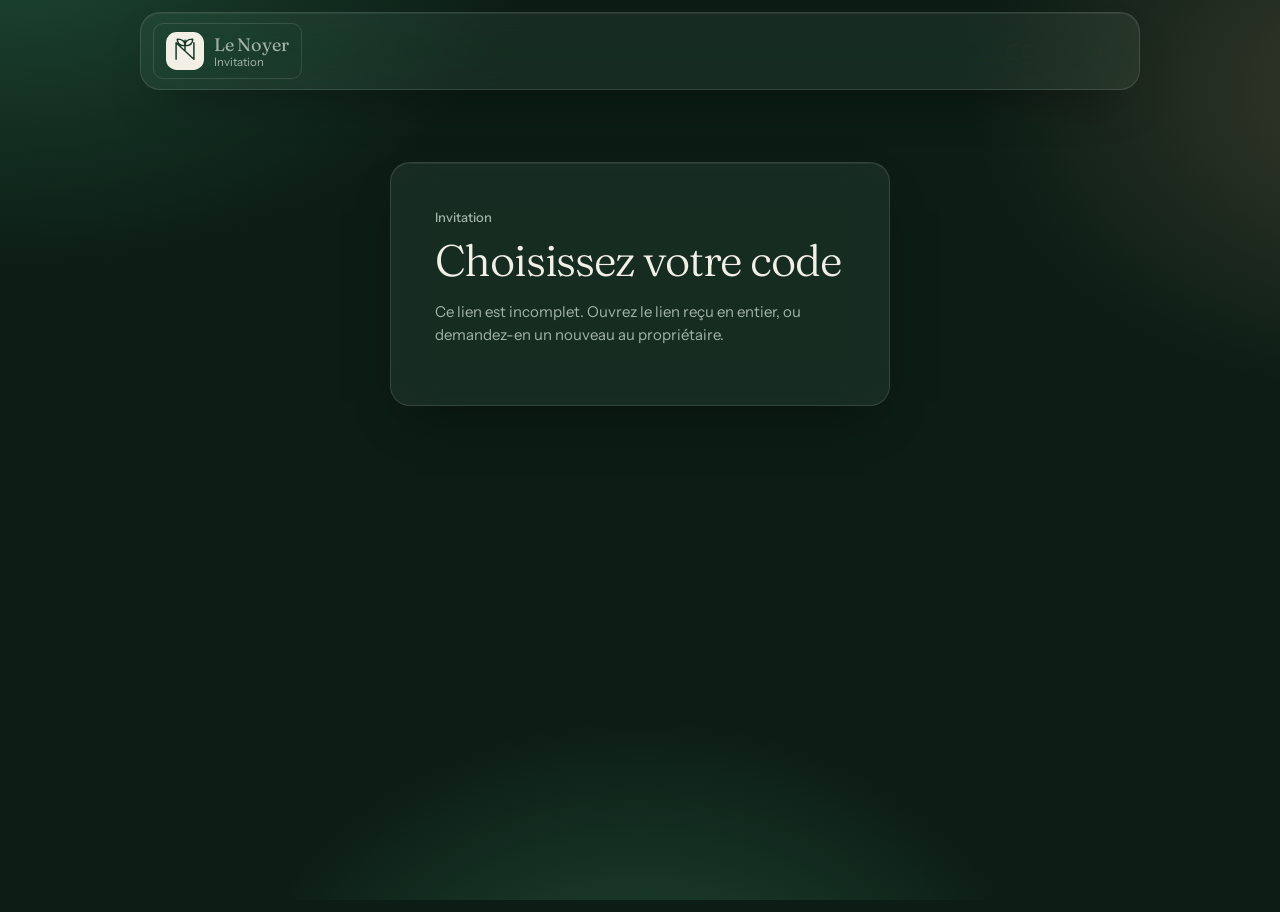
<file: invitation.html>
<!doctype html>
<html lang="fr">
<head>
  <meta charset="utf-8">
  <meta name="viewport" content="width=device-width,initial-scale=1">
  <meta name="theme-color" content="#0c1d15">
  <meta name="robots" content="noindex">
  <title>Choisir mon code — Le Noyer</title>
  <link rel="icon" href="/favicon.svg">
  <link rel="stylesheet" href="/cleaning.css">
  <script defer src="/invitation.js"></script>
</head>
<body>
  <header class="clean-top"><a href="/" class="brand"><svg class="brand-logo" viewBox="0 0 64 64" aria-hidden="true"><rect width="64" height="64" rx="18" fill="#f1efe6"/><path d="M17 46V18l30 28V18M32 32V14M32 23c-9 0-13-5-13-11 9 0 13 5 13 11Zm0 0c9 0 13-5 13-11-9 0-13 5-13 11Z" fill="none" stroke="#183628" stroke-width="2.5" stroke-linecap="round" stroke-linejoin="round"/></svg><span><strong>Le Noyer</strong><small>Invitation</small></span></a></header>
  <main class="clean-main">
    <section class="clean-login" aria-labelledby="invite-title">
      <p class="eyebrow" id="invite-role">Invitation</p>
      <h1 id="invite-title">Choisissez votre code</h1>
      <p id="invite-intro">Vérification du lien…</p>
      <form id="invite-form" hidden>
        <label for="pin">Votre code à 6 chiffres<input id="pin" type="password" inputmode="numeric" pattern="\d{6}" maxlength="6" autocomplete="new-password" required></label>
        <label for="pin-confirm">Confirmez le code<input id="pin-confirm" type="password" inputmode="numeric" pattern="\d{6}" maxlength="6" autocomplete="new-password" required></label>
        <p class="hint">Évitez les chiffres identiques (111111) et les suites (123456). Ce code est personnel : personne d’autre ne le connaît, pas même le propriétaire.</p>
        <button class="primary" type="submit">Enregistrer mon code</button>
      </form>
      <p id="invite-status" class="status" role="status" aria-live="polite"></p>
    </section>
  </main>
</body>
</html>
</file>
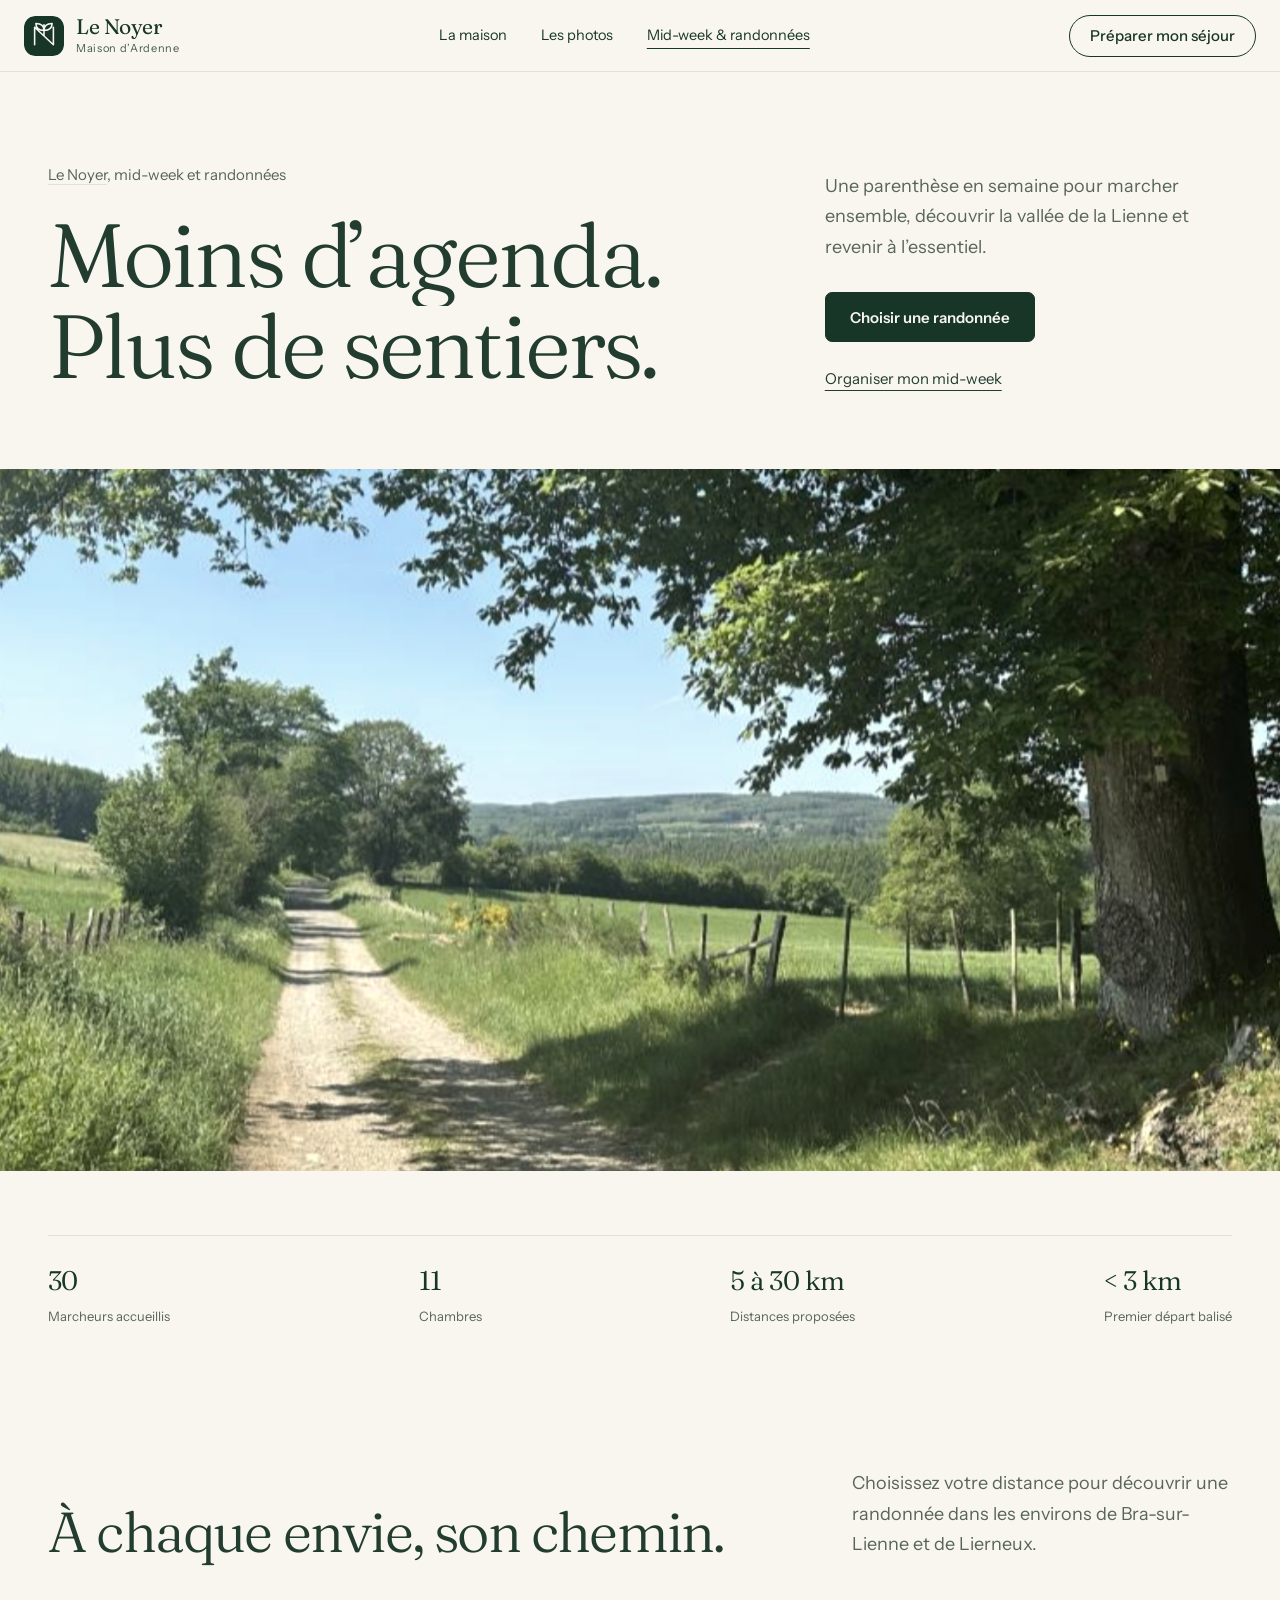
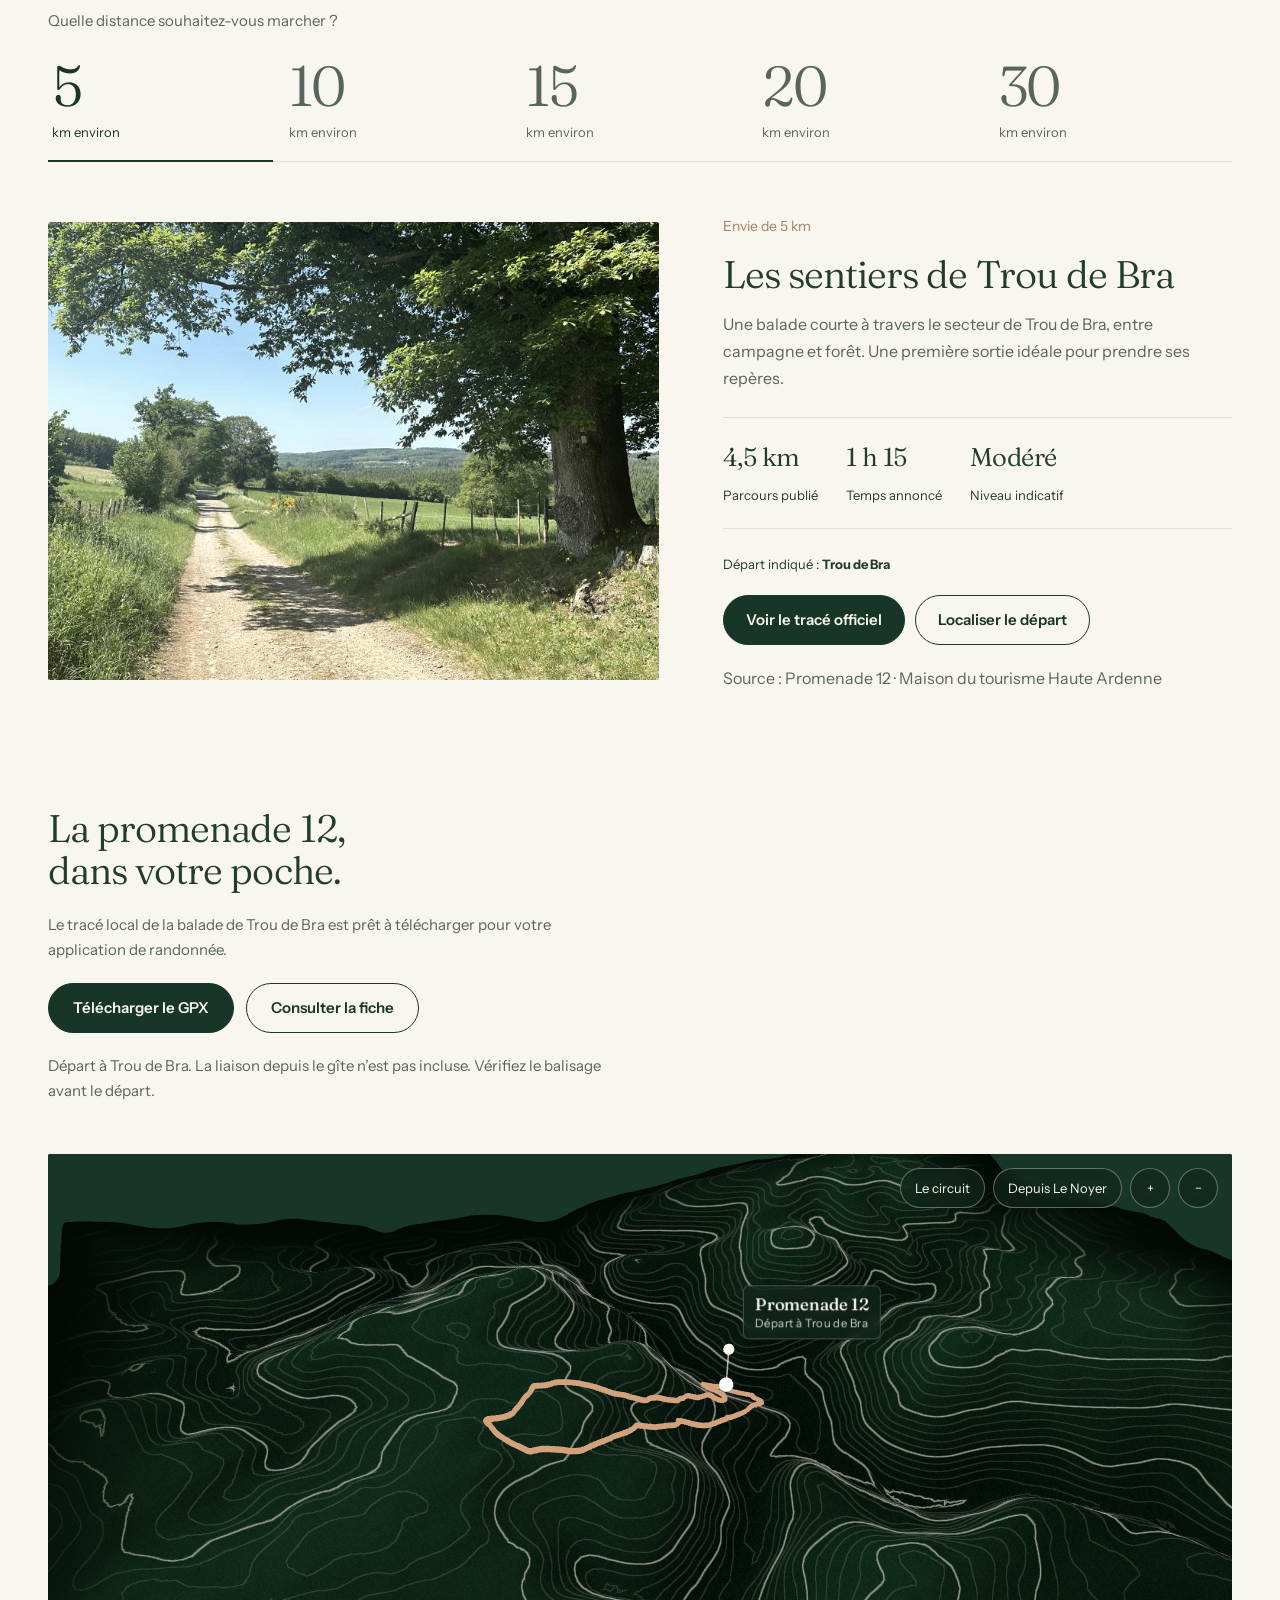
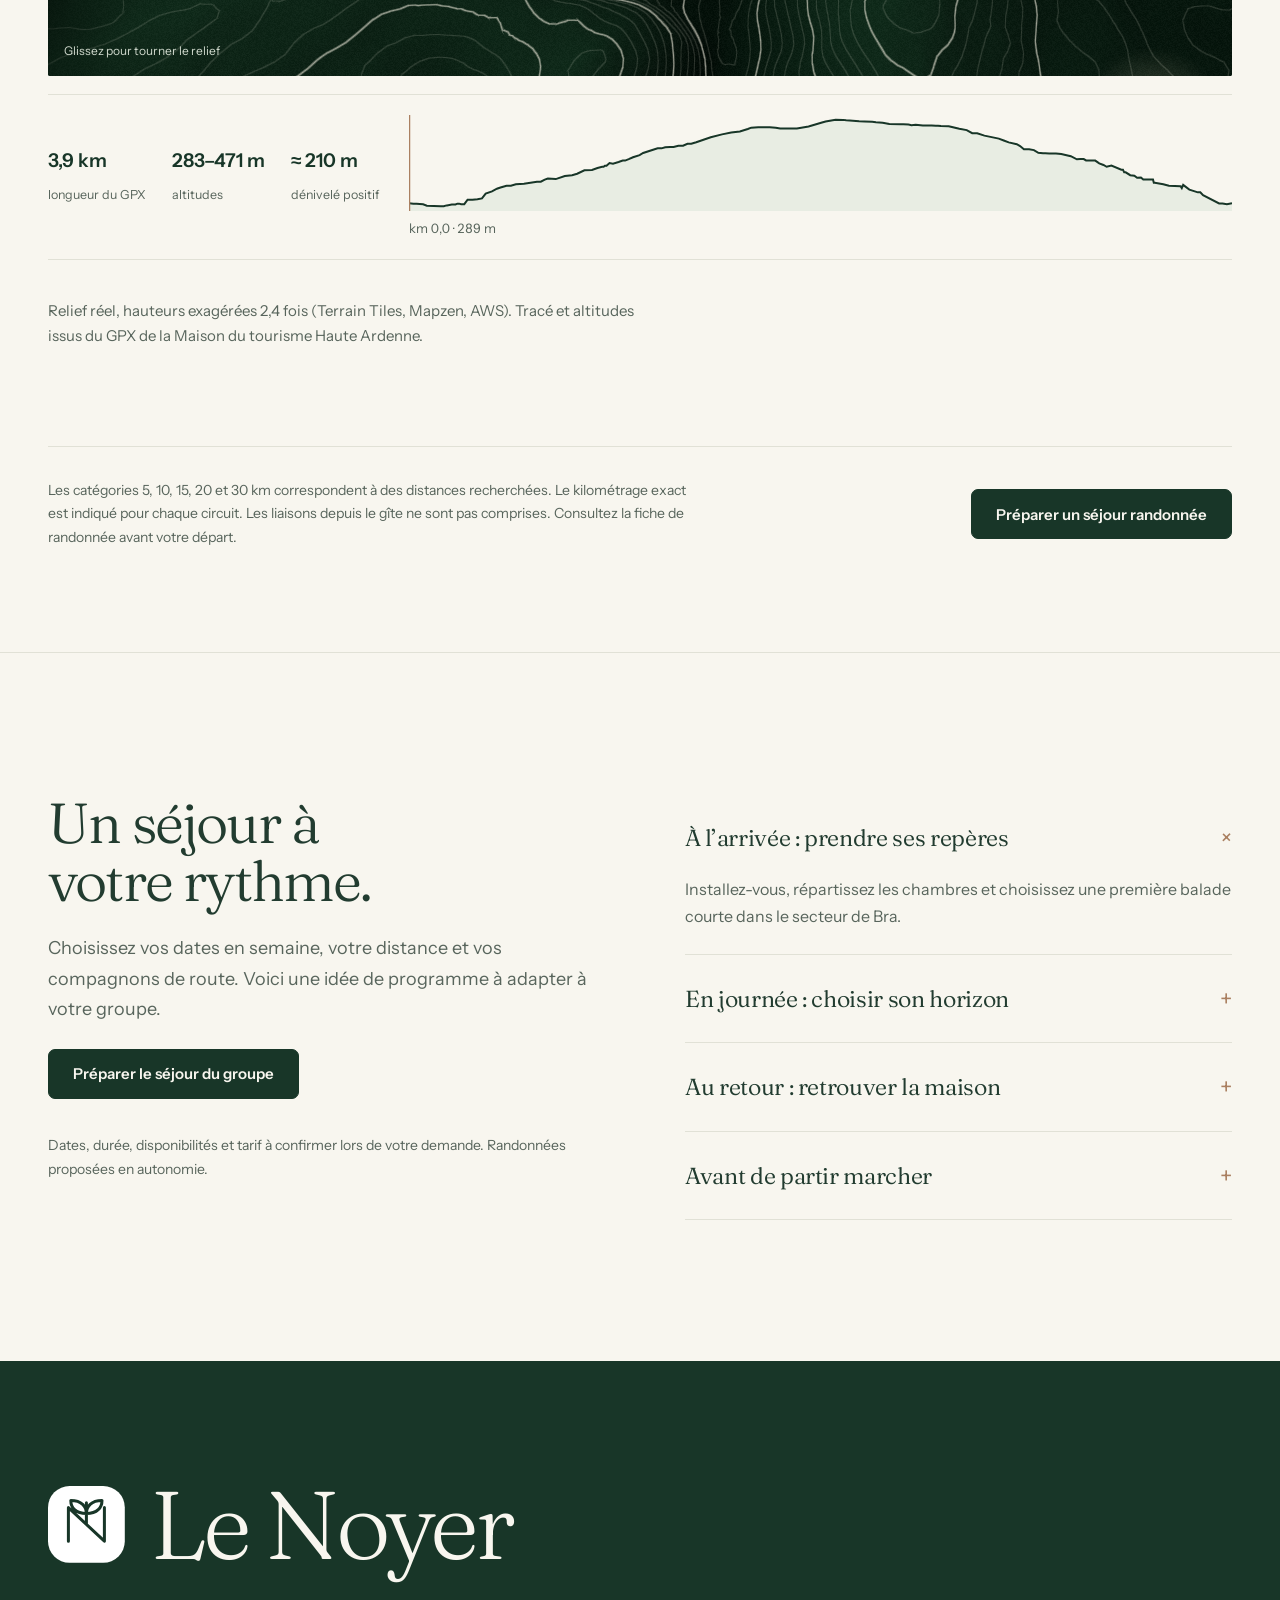
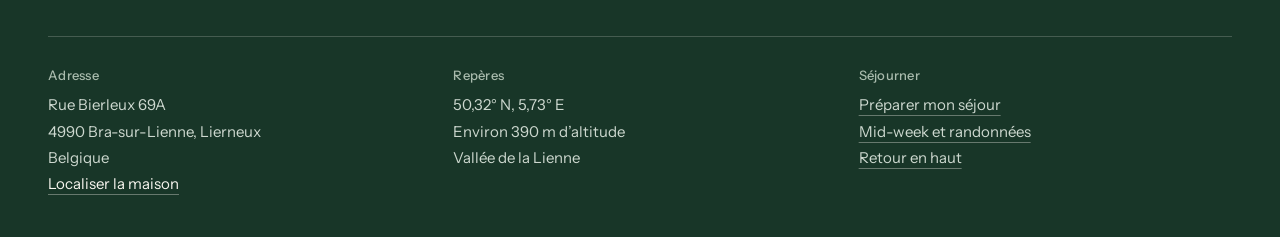
<file: midweek.html>
<!doctype html><html lang="fr"><head><meta charset="utf-8"><meta name="viewport" content="width=device-width,initial-scale=1"><meta name="theme-color" content="#183628"><meta name="description" content="Le Noyer, maison de vacances pour 30 personnes à Lierneux. Séjours en groupe et mid-week randonnée en Ardenne."><title>Le Noyer — Mid-week & randonnées en Ardenne</title><link rel="icon" href="/favicon.svg" type="image/svg+xml"><link rel="preload" href="/fonts/fraunces.woff2" as="font" type="font/woff2" crossorigin><link rel="preload" href="/fonts/instrument-sans.woff2" as="font" type="font/woff2" crossorigin><link rel="stylesheet" href="/site.css"><link rel="stylesheet" href="/relief.css"><script type="module" src="/relief.js"></script><script defer src="/site.js"></script><script defer src="/ui.js"></script></head><body><a class="skip" href="#contenu">Aller au contenu</a><header id="top" class="site-header"><a class="brand" href="/" aria-label="Le Noyer, accueil"><img src="/favicon.svg" width="40" height="40" alt=""><span><strong>Le Noyer</strong><small>Maison d’Ardenne</small></span></a><nav aria-label="Navigation principale"><a href="/#maison">La maison</a><a href="/#galerie">Les photos</a><a href="/midweek.html" aria-current="page">Mid-week & randonnées</a></nav><a class="head-cta" href="/?sejour=midweek#reserver">Préparer mon séjour</a><details class="mobile-nav"><summary>Menu</summary><div><a href="/#maison">La maison</a><a href="/#galerie">Les photos</a><a href="/midweek.html">Mid-week & randonnées</a><a href="/?sejour=midweek#reserver">Préparer mon séjour</a></div></details></header><main id="contenu"><section class="opening" aria-labelledby="walk-hero-title"><div class="wrap opening-layout"><div class="opening-title"><span class="location"><a href="/">Le Noyer</a>, mid-week et randonnées</span><h1 id="walk-hero-title"><span class="line"><span>Moins d’agenda.</span></span> <span class="line"><span>Plus de sentiers.</span></span></h1></div><div class="opening-text"><p>Une parenthèse en semaine pour marcher ensemble, découvrir la vallée de la Lienne et revenir à l’essentiel.</p><div class="hero-actions"><a class="btn" href="#balades">Choisir une randonnée</a><a class="underlink" href="/?sejour=midweek#reserver">Organiser mon mid-week</a></div></div></div><figure class="opening-media"><div class="frame"><img data-depth src="/photos/26924.jpg" width="800" height="600" fetchpriority="high" alt="Un chemin s’ouvre sur les prés de l’Ardenne"></div></figure><div class="wrap"><dl class="facts walk-facts"><div><dt>Marcheurs accueillis</dt><dd>30</dd></div><div><dt>Chambres</dt><dd>11</dd></div><div><dt>Distances proposées</dt><dd>5 à 30 km</dd></div><div><dt>Premier départ balisé</dt><dd>&lt; 3 km</dd></div></dl></div></section><section class="r7-section" id="balades">
<div class="wrap">
  <div class="r7-top">
    <div>

      <h2>À chaque envie, son chemin.</h2>
    </div>
    <p>Choisissez votre distance pour découvrir
    une randonnée dans les environs de Bra-sur-Lienne
    et de Lierneux.</p>
  </div>
  <div class="r7-prompt">Quelle distance souhaitez-vous marcher ?</div>
  <div class="r7-tabs" role="tablist" aria-label="Choisir une distance">
<button type="button" role="tab" data-r7="0" aria-controls="r7-panel" aria-selected="true" tabindex="0"><strong>5</strong><small>km environ</small></button>
<button type="button" role="tab" data-r7="1" aria-controls="r7-panel" aria-selected="false" tabindex="-1"><strong>10</strong><small>km environ</small></button>
<button type="button" role="tab" data-r7="2" aria-controls="r7-panel" aria-selected="false" tabindex="-1"><strong>15</strong><small>km environ</small></button>
<button type="button" role="tab" data-r7="3" aria-controls="r7-panel" aria-selected="false" tabindex="-1"><strong>20</strong><small>km environ</small></button>
<button type="button" role="tab" data-r7="4" aria-controls="r7-panel" aria-selected="false" tabindex="-1"><strong>30</strong><small>km environ</small></button>
  </div>
  <article class="r7-feature" id="r7-panel"
      role="tabpanel" aria-live="polite">
    <div class="r7-picture">
      <img id="r7-img" src="/photos/26924.jpg" width="800" height="600" loading="lazy"
      alt="Photographie des paysages autour du Noyer">
      <span class="r7-photo-credit">
        LE NOYER · SENTIERS DES ARDENNES
      </span>
    </div>
    <div class="r7-detail">
      <small id="r7-category">DISTANCE CIBLE · 5 KM</small>
      <h3 id="r7-title">Les sentiers de Trou de Bra</h3>
      <p id="r7-description">Une randonnée dans les environs.</p>
      <div class="r7-facts">
        <div><strong id="r7-length">4,5 km</strong>
             <span>Parcours publié</span></div>
        <div><strong id="r7-duration">1 h 15</strong>
             <span>Temps annoncé</span></div>
        <div><strong id="r7-level">Modéré</strong>
             <span>Niveau indicatif</span></div>
      </div>
      <div class="r7-start">
        Départ indiqué : <strong id="r7-depart">Trou de Bra</strong>
      </div>
      <div class="r7-actions">
        <a class="r7-official" id="r7-official"
           target="_blank" rel="noopener noreferrer"
           href="https://www.cirkwi.com/fr/circuit/299655-lierneux-promenade-12">
           Voir le tracé officiel
        </a>
        <a class="r7-map" id="r7-map"
           target="_blank" rel="noopener noreferrer"
           href="#">Localiser le départ </a>
      </div>
      <p class="r7-source" id="r7-source"></p>
    </div>
  </article>



<section class="gpx-section" aria-labelledby="gpx-heading"><div class="gpx-layout"><div><h3 id="gpx-heading">La promenade 12, dans votre poche.</h3><p>Le tracé local de la balade de Trou de Bra est prêt à télécharger pour votre application de randonnée.</p><div class="ln-gpx-buttons"><a href="/traces/promenade-12.gpx" download="Le-Noyer-Promenade-12.gpx">Télécharger le GPX</a><a class="secondary" href="https://www.cirkwi.com/fr/circuit/299655-lierneux-promenade-12" target="_blank" rel="noopener noreferrer">Consulter la fiche</a></div><p>Départ à Trou de Bra. La liaison depuis le gîte n’est pas incluse. Vérifiez le balisage avant le départ.</p></div></div><div class="relief-trail" data-relief="trail"><div class="relief-stage" data-relief-stage tabindex="0" role="img" aria-label="Relief 3D de la promenade 12 autour de Trou de Bra et du Noyer. Flèches pour tourner, + et − pour zoomer."><figure><svg id="trace-map" viewBox="0 0 500 320" role="img" aria-label="Aperçu du tracé de la promenade 12 sans fond de carte"></svg><figcaption class="map-status" id="trace-status" role="status">Chargement du tracé local…</figcaption></figure><div class="relief-tools"><button type="button" data-relief-view="ensemble">Le circuit</button><button type="button" data-relief-view="noyer">Depuis Le Noyer</button><button type="button" data-relief-zoom="in" aria-label="Rapprocher">+</button><button type="button" data-relief-zoom="out" aria-label="Éloigner">−</button></div><span class="relief-hint">Glissez pour tourner le relief</span></div><div class="relief-panel"><div class="relief-stats" data-relief-stats></div><div class="relief-profile-wrap"><svg data-relief-profile aria-hidden="true"></svg><input type="range" min="0" max="1000" value="0" data-relief-range aria-label="Position le long de la promenade 12"><output data-relief-output></output></div></div><p class="map-status">Relief réel, hauteurs exagérées 2,4 fois (Terrain Tiles, Mapzen, AWS). Tracé et altitudes issus du GPX de la Maison du tourisme Haute Ardenne.</p></div></section><div class="r7-final">
    <p>Les catégories 5, 10, 15, 20 et 30 km
    correspondent à des distances recherchées.
    Le kilométrage exact est indiqué pour chaque circuit.
    Les liaisons depuis le gîte ne sont pas comprises.
    Consultez la fiche de randonnée avant votre départ.</p>
    <a class="btn" href="/?sejour=midweek#reserver" id="r7-book">
       Préparer un séjour randonnée <span></span>
    </a>
  </div>
</div>
</section>


<section class="section planning"><div class="wrap planning-grid"><div><h2>Un séjour à votre rythme.</h2><p>Choisissez vos dates en semaine, votre distance et vos compagnons de route. Voici une idée de programme à adapter à votre groupe.</p><a class="btn" href="/?sejour=midweek#reserver">Préparer le séjour du groupe</a><div class="practical"><p>Dates, durée, disponibilités et tarif à confirmer lors de votre demande. Randonnées proposées en autonomie.</p></div></div><div><details open><summary>À l’arrivée : prendre ses repères</summary><p>Installez-vous, répartissez les chambres et choisissez une première balade courte dans le secteur de Bra.</p></details><details><summary>En journée : choisir son horizon</summary><p>Une promenade de 4,5 km ou une randonnée plus longue, selon l’entraînement du groupe. Consultez le départ exact sur la fiche du circuit et prévoyez votre déplacement si nécessaire.</p></details><details><summary>Au retour : retrouver la maison</summary><p>Préparez le repas dans la cuisine équipée, partagez la grande table et profitez du jardin. Le programme du lendemain se décide ensemble.</p></details><details><summary>Avant de partir marcher</summary><p>Prévoyez de l’eau, de bonnes chaussures, une protection contre la pluie et une carte hors connexion. Vérifiez météo, fermetures et périodes de chasse auprès des sources locales.</p></details></div></div></section></main><footer class="site-footer"><div class="footer-inner"><a class="footer-brand" href="/" aria-label="Le Noyer, accueil"><svg class="footer-logo" viewBox="0 0 64 64" aria-hidden="true"><rect width="64" height="64" rx="18" fill="#ffffff"/><path d="M17 46V18l30 28V18M32 32V14M32 23c-9 0-13-5-13-11 9 0 13 5 13 11Zm0 0c9 0 13-5 13-11-9 0-13 5-13 11Z" fill="none" stroke="#183628" stroke-width="2.5" stroke-linecap="round" stroke-linejoin="round"/></svg><span class="footer-mark">Le Noyer</span></a><div class="footer-grid"><div><h2 class="footer-title">Adresse</h2><p>Rue Bierleux 69A<br>4990 Bra-sur-Lienne, Lierneux<br>Belgique</p><a href="https://www.google.com/maps/search/?api=1&query=Rue+Bierleux+69A+4990+Lierneux+Belgique" target="_blank" rel="noopener noreferrer">Localiser la maison</a></div><div><h2 class="footer-title">Repères</h2><p>50,32° N, 5,73° E<br>Environ 390 m d’altitude<br>Vallée de la Lienne</p></div><div><h2 class="footer-title">Séjourner</h2><p><a href="/?sejour=midweek#reserver">Préparer mon séjour</a><br><a href="/midweek.html">Mid-week et randonnées</a><br><a href="#top">Retour en haut</a></p></div></div></div></footer><div class="mobile-book"><a class="btn" href="/?sejour=midweek#reserver">Préparer mon séjour</a></div></body></html>
</file>
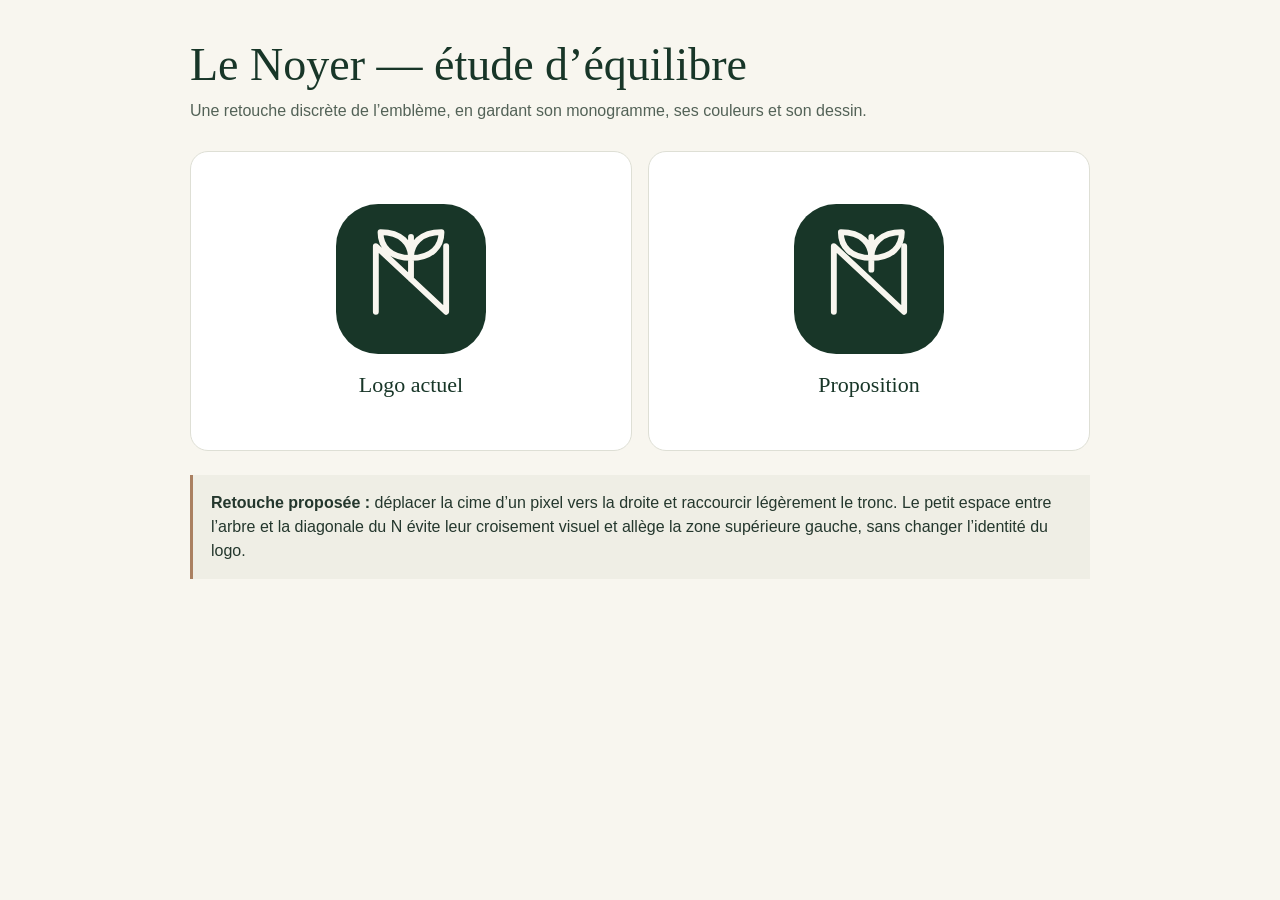
<file: proposition-logo/comparaison.html>
<!doctype html>
<html lang="fr">
<head>
  <meta charset="utf-8">
  <meta name="viewport" content="width=device-width, initial-scale=1">
  <title>Proposition d’équilibre — Le Noyer</title>
  <style>
    :root { color-scheme: light; --forest: #183628; --ivory: #f8f6ef; --copper: #aa8061; --ink: #24372d; }
    * { box-sizing: border-box; }
    body { margin: 0; padding: 40px 20px; background: var(--ivory); color: var(--ink); font: 16px/1.5 -apple-system, BlinkMacSystemFont, "Segoe UI", sans-serif; }
    main { max-width: 900px; margin: auto; }
    h1 { margin: 0 0 8px; color: var(--forest); font: 500 clamp(30px, 5vw, 46px)/1.1 Georgia, serif; }
    .intro { margin: 0 0 28px; color: #536257; }
    .compare { display: grid; grid-template-columns: repeat(2, minmax(0, 1fr)); gap: 16px; }
    article { min-height: 300px; display: grid; place-items: center; align-content: center; gap: 18px; padding: 26px; border: 1px solid #dedfd5; border-radius: 18px; background: #fff; }
    img { width: 150px; height: 150px; }
    h2 { margin: 0; color: var(--forest); font: 500 22px Georgia, serif; }
    .note { margin: 24px 0 0; padding: 16px 18px; border-left: 3px solid var(--copper); background: #efeee5; }
    @media (max-width: 580px) { body { padding: 28px 16px; } .compare { grid-template-columns: 1fr; } article { min-height: 240px; } img { width: 120px; height: 120px; } }
  </style>
</head>
<body>
  <main>
    <h1>Le Noyer — étude d’équilibre</h1>
    <p class="intro">Une retouche discrète de l’emblème, en gardant son monogramme, ses couleurs et son dessin.</p>
    <div class="compare">
      <article><img src="favicon-actuel.svg" alt="Logo actuel"><h2>Logo actuel</h2></article>
      <article><img src="favicon-proposition.svg" alt="Logo proposé"><h2>Proposition</h2></article>
    </div>
    <p class="note"><strong>Retouche proposée :</strong> déplacer la cime d’un pixel vers la droite et raccourcir légèrement le tronc. Le petit espace entre l’arbre et la diagonale du N évite leur croisement visuel et allège la zone supérieure gauche, sans changer l’identité du logo.</p>
  </main>
</body>
</html>
</file>
<file: cleaning.css>
/* Le Noyer — espace de l'équipe ménage, même habillage que l'espace propriétaire :
   verre dépoli sur forêt de nuit, pensé d'abord pour le téléphone. */
@font-face{font-family:"Fraunces";src:url(/fonts/fraunces.woff2) format("woff2");font-weight:300 700;font-display:swap}
@font-face{font-family:"Instrument Sans";src:url(/fonts/instrument-sans.woff2) format("woff2");font-weight:400 700;font-display:swap}
:root{
  color-scheme:dark;
  --night:#0c1d15;--glass:rgba(240,238,228,.065);--glass-hi:rgba(240,238,228,.11);--glass-solid:rgba(18,38,28,.92);
  --edge:rgba(240,238,228,.13);--edge-hi:rgba(240,238,228,.24);
  --ink:#f1efe6;--muted:#a3b3a7;--faint:#73867a;
  --copper:#d6a57d;--sage:#8fc6a2;--amber:#e6b660;--rose:#e79482;
  --display:"Fraunces",Georgia,serif;--sans:"Instrument Sans",system-ui,-apple-system,sans-serif;
  --r-lg:20px;--r-md:14px;--r-sm:10px
}
*{box-sizing:border-box}
body{margin:0;min-height:100vh;background:var(--night);color:var(--ink);font:15px/1.55 var(--sans);-webkit-font-smoothing:antialiased}
body::before{content:"";position:fixed;inset:0;z-index:-1;pointer-events:none;background:radial-gradient(900px 600px at 0% -10%,#1f4a35 0,transparent 60%),radial-gradient(800px 560px at 110% 10%,rgba(214,165,125,.22) 0,transparent 55%),radial-gradient(700px 600px at 50% 120%,#24503a 0,transparent 60%),var(--night)}
a{color:var(--ink)}
:focus-visible{outline:2px solid var(--copper);outline-offset:2px}

/* Verre */
.clean-top,.clean-login,.plan-head,.task,.empty,.status:not(:empty){background:var(--glass);border:1px solid var(--edge);border-radius:var(--r-lg);-webkit-backdrop-filter:blur(22px) saturate(140%);backdrop-filter:blur(22px) saturate(140%);box-shadow:inset 0 1px 0 rgba(255,255,255,.06),0 22px 50px -26px rgba(0,0,0,.6)}

/* En-tête */
.clean-top{position:sticky;top:max(12px,env(safe-area-inset-top,0px));z-index:5;width:min(100% - 24px,1000px);margin:12px auto 0;padding:10px 14px 10px 12px;display:flex;align-items:center;justify-content:space-between;gap:12px}
.brand{display:flex;align-items:center;gap:10px;text-decoration:none}
.brand-logo{width:38px;height:38px;flex:none}
.brand span{display:grid;line-height:1.15}
.brand strong{font:400 18px var(--display);letter-spacing:-.01em}
.brand small{font-size:11.5px;color:var(--muted)}
.clean-top>a:last-child{font-size:13px;color:var(--muted);text-decoration:none;padding:8px 12px;border:1px solid var(--edge);border-radius:var(--r-sm)}
.clean-top>a:last-child:hover{color:var(--ink);background:var(--glass-hi)}

.clean-main{width:min(100% - 24px,1000px);margin:22px auto 80px}
h1{margin:0 0 10px;font:320 clamp(30px,6vw,44px)/1.08 var(--display);letter-spacing:-.025em;color:var(--ink)}
.eyebrow{margin:0 0 10px;color:var(--muted);font-size:13px;font-weight:500}

/* Connexion */
.clean-login{max-width:500px;margin:8vh auto;padding:clamp(24px,5vw,44px)}
.clean-login>p:not(.eyebrow):not(.status){color:var(--muted)}
form label{display:grid;gap:8px;margin:22px 0 14px;font-size:13px;font-weight:600}
input,select{min-height:48px;padding:10px 12px;border:1px solid var(--edge);border-radius:var(--r-sm);background:rgba(0,0,0,.22);color:var(--ink);font:inherit}
input:focus,select:focus{border-color:var(--copper);outline:none}
option{background:#14281e;color:var(--ink)}

/* Boutons */
button{min-height:46px;padding:10px 16px;border-radius:12px;font:600 14px/1.3 var(--sans);cursor:pointer;transition:background .2s,border-color .2s}
.primary{width:100%;border:0;background:linear-gradient(180deg,#e7bb93,var(--copper));color:#21160e;box-shadow:0 8px 22px -10px rgba(214,165,125,.65),inset 0 1px 0 rgba(255,255,255,.45)}
.primary:hover{background:linear-gradient(180deg,#efc8a3,#dcae88)}
.secondary{border:1px solid var(--edge-hi);background:var(--glass);color:var(--ink)}
.secondary:hover{background:var(--glass-hi)}
button:disabled{opacity:.55;cursor:wait}

/* Messages */
.status{min-height:0;margin:0;color:var(--muted);font-size:13.5px}
.status:not(:empty){margin:12px 0;padding:12px 16px 12px 40px;position:relative;color:var(--ink)}
.status:not(:empty)::before{content:"";position:absolute;left:16px;top:50%;width:9px;height:9px;margin-top:-4.5px;border-radius:50%;background:var(--sage);box-shadow:0 0 0 4px rgba(143,198,162,.18)}

/* Planning */
.plan-head{display:flex;justify-content:space-between;align-items:end;gap:20px;margin-bottom:16px;padding:22px 24px}
.plan-head p{margin:0;color:var(--muted)}
.plan-controls{display:flex;align-items:end;gap:8px;flex-wrap:wrap}
.plan-controls label{display:grid;gap:6px;font-size:12px;color:var(--muted)}
.plan-controls select{min-width:210px}
.task-list{display:grid;gap:14px}

/* Rotation */
.task{padding:20px 22px;position:relative;overflow:hidden}
.task::before{content:"";position:absolute;left:0;top:18px;bottom:18px;width:3px;border-radius:0 3px 3px 0;background:var(--amber)}
.task.done::before{background:var(--sage)}
.task-date{display:flex;flex-wrap:wrap;align-items:center;justify-content:space-between;gap:12px;padding-bottom:14px;margin-bottom:14px;border-bottom:1px solid var(--edge)}
.task-date strong{font:350 22px/1.2 var(--display);letter-spacing:-.015em;color:var(--ink)}
.badge{display:inline-flex;align-items:center;gap:7px;padding:4px 11px;border-radius:20px;background:rgba(230,182,96,.14);color:var(--amber);font-size:12.5px;font-weight:600}
.badge::before{content:"";width:6px;height:6px;border-radius:50%;background:currentColor}
.badge.ok{background:rgba(143,198,162,.14);color:var(--sage)}
.task-info{display:grid;grid-template-columns:repeat(2,minmax(0,1fr));gap:10px}
.fact{padding:12px 14px;border-radius:var(--r-md);background:rgba(0,0,0,.16);border:1px solid var(--edge)}
.fact span{display:block;color:var(--muted);font-size:12px}
.fact strong{font-size:14.5px;font-weight:600}
.task-note,.same-day{margin:12px 0 0;padding:12px 14px;border-radius:var(--r-md);background:rgba(0,0,0,.16);border:1px solid var(--edge);font-size:14px}
.same-day{border-color:rgba(214,165,125,.32);background:rgba(214,165,125,.08);color:var(--ink)}
.task-actions{display:flex;flex-wrap:wrap;gap:10px;margin-top:16px}
.task-actions .primary{width:auto}
.empty{margin:0;padding:26px;color:var(--muted);border-style:dashed}

@media(max-width:650px){
  .clean-main{margin-top:16px}
  .plan-head{flex-direction:column;align-items:stretch;padding:18px}
  .plan-controls{width:100%}
  .plan-controls label{flex:1 1 100%}
  .plan-controls select{width:100%;min-width:0}
  .plan-controls button{flex:1}
  .task{padding:16px 16px 18px 18px}
  .task-date strong{font-size:19px}
  .task-actions{display:grid}
  .task-actions .primary,.task-actions button{width:100%}
  .clean-top>a:last-child{font-size:12px;padding:7px 10px}
}
@media(prefers-reduced-motion:reduce){*{transition:none!important}}
.hint{color:var(--muted);font-size:13px;margin:4px 0 16px}
.link-button{min-height:44px;margin-top:10px;width:100%;border:0;background:transparent;color:var(--muted);font-weight:500;text-decoration:underline;text-underline-offset:4px}
.link-button:hover{color:var(--ink)}
.who-line{font-size:13px;margin-top:4px!important}
#login-form [hidden]{display:none}
</file>
<file: site.css>
@font-face{font-family:"Fraunces";src:url(/fonts/fraunces.woff2) format("woff2");font-weight:300 700;font-style:normal;font-display:swap}@font-face{font-family:"Fraunces";src:url(/fonts/fraunces-italic.woff2) format("woff2");font-weight:300 700;font-style:italic;font-display:swap}@font-face{font-family:"Instrument Sans";src:url(/fonts/instrument-sans.woff2) format("woff2");font-weight:400 700;font-style:normal;font-display:swap}
:root{--forest:#183628;--ivory:#f8f6ef;--copper:#aa8061;--ink:#223c30;--muted:#58655c;--line:#d6dcd1;--sage:#e8ede3;--white:#fff;--sans:"Instrument Sans","Avenir Next",Avenir,"Segoe UI",sans-serif;--display:"Fraunces","Iowan Old Style",Palatino,serif}
*{box-sizing:border-box}html{scroll-behavior:smooth;scroll-padding-top:110px}body{margin:0;background:var(--ivory);color:var(--ink);font:17px/1.65 var(--sans)}a{color:inherit;text-decoration:none}button,input,select,textarea{font:inherit}button,a,input,select,textarea{touch-action:manipulation}button{cursor:pointer}img{display:block;width:100%;height:auto}h1,h2,h3,p{margin:0}p+p{margin-top:1rem}h1,h2,h3{text-wrap:balance}h1,h2{font-family:var(--display);font-weight:360;font-variation-settings:"opsz" 144,"SOFT" 30;letter-spacing:-.035em;line-height:1.02}h1{font-size:clamp(3.6rem,7.8vw,8rem)}h2{font-size:clamp(2.5rem,5vw,5.2rem)}h3{font-size:1.5rem;line-height:1.3;font-weight:500}p{max-width:65ch}a:hover{text-decoration:underline;text-underline-offset:5px}:focus-visible{outline:3px solid var(--copper);outline-offset:5px}[hidden]{display:none!important}.skip{position:fixed;top:-100px;left:20px;z-index:100;background:white;padding:12px}.skip:focus{top:15px}.wrap{width:min(1280px,calc(100% - 96px));margin:auto}.section{padding:110px 0}header{height:100px;padding:0 48px;display:flex;align-items:center;justify-content:space-between;gap:24px;background:var(--ivory);position:sticky;top:0;z-index:20;border-bottom:1px solid var(--line)}.brand{display:inline-flex;align-items:center;gap:12px;flex-shrink:0}.brand img{width:49px;height:49px;border-radius:14px}.brand strong{display:block;font-size:24px;font-weight:500;letter-spacing:-1px;line-height:1.2}.brand small{display:block;font-size:12px;letter-spacing:.08em}nav{display:flex;gap:28px;font-size:15px}nav a[aria-current]{text-decoration:underline;text-underline-offset:8px}.btn,.head-cta,.r7-official,.r7-map,.ln-gpx-buttons a{display:inline-flex;justify-content:center;align-items:center;min-height:50px;padding:13px 24px;border:1px solid var(--forest);border-radius:7px;background:var(--forest);color:var(--ivory);font-size:15px;font-weight:600;line-height:1.4;text-align:center}.btn:hover,.head-cta:hover,.r7-official:hover,.ln-gpx-buttons a:hover{background:#2d513c;text-decoration:none}.btn.light{background:var(--ivory);color:var(--forest);border-color:var(--ivory)}.btn.light:hover{background:#e5eadf}.underlink{display:inline-block;text-decoration:underline;text-underline-offset:6px;font-size:15px}.mobile-nav{display:none}.hero{padding:32px 32px 0}.hero-stage{position:relative;min-height:670px;border-radius:14px;overflow:hidden;background:var(--forest)}.hero-stage>img{position:absolute;height:100%;object-fit:cover;object-position:50% 55%}.hero-stage:after{content:"";position:absolute;inset:0;background:linear-gradient(90deg,rgba(12,30,19,.83),rgba(12,30,19,.3) 65%,rgba(12,30,19,.04))}.hero-copy{position:relative;z-index:1;padding:80px 5%;color:white;max-width:830px}.location{font-size:15px;margin-bottom:26px;display:block}.hero-copy p{margin-top:28px;max-width:430px;color:#f1f3ed}.hero-actions{display:flex;align-items:center;flex-wrap:wrap;gap:24px;margin-top:32px}.hero .btn{background:var(--ivory);color:var(--forest);border-color:var(--ivory)}.hero-caption{position:absolute;z-index:2;right:30px;bottom:25px;color:#fff;font-size:14px}.stats{display:flex;justify-content:space-between;gap:20px;padding:32px 0;border-bottom:1px solid var(--line)}.stats div{display:flex;align-items:baseline;gap:12px}.stats strong{font-size:28px;font-weight:500;letter-spacing:-1px}.stats small{font-size:14px;color:var(--muted)}.story-layout{display:grid;grid-template-columns:1fr 1fr;gap:90px;align-items:center}.story-image img{height:590px;object-fit:cover;border-radius:8px 8px 90px 8px}.story-layout p{margin-top:25px}.story-layout .underlink{margin-top:25px}.amenities{display:grid;grid-template-columns:1fr 1fr;gap:15px;margin:30px 0;padding:24px 0;border-block:1px solid var(--line);list-style:none;font-size:15px}.midweek{background:var(--forest);color:var(--ivory)}.midweek-layout{display:grid;grid-template-columns:1.05fr 1fr;gap:70px;align-items:center}.midweek-photo img{height:560px;object-fit:cover;border-radius:160px 160px 8px 8px}.midweek-content p{margin:26px 0;color:#dbe4d6}.tag{display:inline-flex;align-items:center;gap:10px;margin-bottom:22px;font-size:14px}.tag img{width:28px;height:28px}.midweek-perks{display:flex;gap:12px;flex-wrap:wrap;margin:25px 0}.midweek-perks span{font-size:14px;border:1px solid #718274;padding:7px 12px;border-radius:30px}.section-head{display:flex;align-items:end;justify-content:space-between;gap:35px;margin-bottom:40px}.section-head p{max-width:380px;color:var(--muted)}.filters{display:flex;gap:8px;flex-wrap:wrap;margin:28px 0}.filters button{border:1px solid var(--line);padding:10px 18px;border-radius:30px;background:transparent;color:var(--forest);font-size:14px;min-height:44px}.filters button.active,.filters button:hover{background:var(--forest);color:var(--ivory)}.gallery-grid{display:grid;grid-template-columns:repeat(3,1fr);gap:24px}.gallery-item{padding:0;text-align:left;background:none;border:0;color:var(--forest);min-width:0}.gallery-item img{height:255px;object-fit:cover;border-radius:7px;transition:filter .2s}.gallery-item:hover img{filter:brightness(.88)}.gallery-item span{display:flex;justify-content:space-between;padding:12px 0;font-size:14px}.gallery-item b{font-weight:400}.booking{background:var(--sage)}.booking-layout{display:grid;grid-template-columns:1fr 1fr;gap:80px;align-items:start}.booking-copy p{margin-top:25px}.booking-logo{margin-top:38px}.form-card{background:var(--white);padding:36px;border-radius:12px}.form-card>p{font-size:14px;color:var(--muted);margin:12px 0 26px}.form-row{display:grid;grid-template-columns:1fr 1fr;gap:18px}label{display:block;font-size:14px;font-weight:500;margin-bottom:18px}input,select,textarea{width:100%;min-width:0;display:block;margin-top:7px;border:1px solid #aab6a8;border-radius:5px;padding:12px;background:#fff;color:var(--forest);font-size:16px}textarea{resize:vertical}.form-note{font-size:13px;color:var(--muted);margin-top:16px}#status{font-size:15px;margin-top:15px;overflow-wrap:anywhere}.error{color:#9a3022}button:disabled{opacity:.65;cursor:wait}footer{padding:45px 48px;background:var(--forest);color:var(--ivory)}.footer-top{display:flex;justify-content:space-between;gap:30px}.footer-top p{font-size:14px}.footer-bottom{display:flex;justify-content:space-between;gap:20px;border-top:1px solid #536b58;margin-top:30px;padding-top:22px;font-size:13px}.footer-bottom a{text-decoration:underline}dialog{padding:20px;border:0;border-radius:12px;background:var(--ivory);width:min(1100px,94vw);max-height:92dvh;overscroll-behavior:contain}dialog::backdrop{background:#10251de6}.dialog-head{display:flex;align-items:center;justify-content:space-between;gap:20px;padding-bottom:16px}.dialog-head button,.dialog-body button{border:1px solid var(--line);background:var(--ivory);color:var(--forest);min-width:44px;min-height:44px;border-radius:50%}.dialog-body{display:flex;gap:15px;align-items:center}.dialog-body img{min-width:0;max-height:75dvh;object-fit:contain}.walking-intro{padding:70px 0 65px}.walking-intro .location{color:var(--muted)}.walking-intro h1{max-width:950px}.walking-intro p{margin-top:28px;max-width:600px}.walking-intro .hero-actions{margin-top:28px}.walking-cover{width:100%;height:440px;object-fit:cover;border-radius:12px}.walking-strip{display:flex;justify-content:space-between;gap:25px;padding:24px 0;font-size:15px;border-bottom:1px solid var(--line)}.r7-section{padding:90px 0}.r7-top{display:flex;justify-content:space-between;align-items:end;gap:40px}.r7-top p{max-width:380px}.r7-prompt{margin:35px 0 15px;font-size:15px}.r7-tabs{display:flex;gap:10px;margin-bottom:25px}.r7-tabs button{flex:1;padding:15px 8px;border:1px solid var(--line);border-radius:7px;color:var(--forest);background:transparent;min-height:70px}.r7-tabs button[aria-selected=true]{background:var(--forest);color:var(--ivory)}.r7-tabs strong{font-size:25px;font-weight:500}.r7-tabs small{display:block;font-size:12px}.r7-feature{display:grid;grid-template-columns:1fr 1fr;gap:50px;align-items:center;padding:30px;background:var(--sage);border-radius:12px}.r7-picture{position:relative}.r7-picture img{height:390px;object-fit:cover;border-radius:8px}.r7-photo-credit{display:none}.r7-detail>small{font-size:14px}.r7-detail h3{font-family:var(--display);font-size:36px;letter-spacing:-1px;margin:12px 0 16px}.r7-detail p{font-size:15px}.r7-facts{display:flex;gap:28px;margin:24px 0;padding-block:18px;border-block:1px solid #bac6b5;flex-wrap:wrap}.r7-facts strong{display:block;font-size:19px}.r7-facts span,.r7-start,.r7-source{font-size:13px}.r7-actions{display:flex;flex-wrap:wrap;gap:10px;margin:20px 0}.r7-map{background:transparent;color:var(--forest)}.r7-source{color:var(--muted)}.r7-final{display:flex;gap:40px;justify-content:space-between;align-items:center;margin-top:32px}.r7-final p{font-size:14px;max-width:650px}.r7-final .btn{flex-shrink:0}.gpx-section{margin-top:50px;border:1px solid var(--line);border-radius:12px;padding:30px}.gpx-layout{display:grid;grid-template-columns:1fr 1fr;align-items:center;gap:40px}.gpx-section p{font-size:15px;margin:20px 0}.ln-gpx-buttons{display:flex;gap:12px;flex-wrap:wrap}.ln-gpx-buttons .secondary{background:transparent;color:var(--forest)}#trace-map{width:100%;height:320px;background:var(--sage);border-radius:8px}.map-status{font-size:13px;color:var(--muted)}.planning{background:var(--sage)}.planning-grid{display:grid;grid-template-columns:1fr 1fr;gap:90px}.planning details{border-bottom:1px solid #bac6b5;padding:22px 0}.planning summary{font-size:20px;cursor:pointer}.planning details p{margin:18px 0 0;font-size:16px}.planning-grid>div>p{margin:24px 0}.practical{margin-top:35px}.practical p{font-size:14px}.mobile-book{display:none}
@media(min-width:1500px){.hero-stage{min-height:760px}.hero-copy{padding-top:100px}}
@media(max-width:1100px){header{padding:0 24px}nav{gap:15px;font-size:14px}.head-cta{padding-inline:15px}.wrap{width:calc(100% - 48px)}.story-layout,.midweek-layout,.booking-layout,.planning-grid{gap:40px}.stats div{display:block}.gallery-item img{height:200px}.hero-stage{min-height:610px}.r7-feature{gap:25px}.r7-final{align-items:start;flex-direction:column}}
@media(max-width:800px){header{height:82px;padding:0 20px}.brand strong{font-size:22px}.brand img{width:43px;height:43px}header nav,header>.head-cta{display:none}.mobile-nav{display:block}.mobile-nav summary{cursor:pointer;min-height:44px;padding:10px}.mobile-nav>div{position:absolute;top:81px;left:0;right:0;background:var(--ivory);padding:15px 24px 25px;border-bottom:1px solid var(--line);box-shadow:0 20px 30px #18362812}.mobile-nav a{display:block;padding:12px}.hero{padding:14px 14px 0}.hero-stage{min-height:650px}.hero-copy{padding:55px 24px}.hero-stage:after{background:linear-gradient(0deg,rgba(12,30,19,.15),rgba(12,30,19,.75))}.hero-caption{left:24px;right:auto;font-size:12px}.hero-copy p{font-size:16px}.hero-actions{gap:22px}.wrap{width:calc(100% - 40px)}.stats{display:grid;grid-template-columns:1fr 1fr;padding:25px 0;gap:20px}.stats div{display:flex;gap:10px}.stats strong{font-size:24px}.stats small{font-size:12px}.section{padding:65px 0}.story-layout,.midweek-layout,.booking-layout,.planning-grid,.r7-feature,.gpx-layout{grid-template-columns:1fr;gap:30px}.story-image img{height:380px;border-bottom-right-radius:60px}.story-layout>div:last-child{padding-top:10px}.midweek-photo img{height:390px;border-radius:120px 120px 7px 7px}.midweek-content h2{font-size:3rem}.section-head,.r7-top{display:block}.section-head p,.r7-top p{margin-top:22px}.gallery-grid{grid-template-columns:1fr 1fr;gap:15px}.gallery-item img{height:170px}.gallery-item span{font-size:12px}.form-card{padding:24px}.form-row{gap:12px}.form-row:has(select){grid-template-columns:1fr}.booking-copy .booking-logo{display:none}.footer-top,.footer-bottom{flex-direction:column}footer{padding:40px 24px 100px}.walking-intro{padding:45px 0}.walking-intro h1{font-size:3.6rem}.walking-cover{height:300px}.walking-strip{flex-direction:column;gap:10px}.r7-section{padding:60px 0}.r7-tabs{gap:6px}.r7-tabs button{padding:12px 3px}.r7-tabs small{font-size:10px}.r7-tabs strong{font-size:22px}.r7-feature{padding:18px}.r7-picture img{height:240px}.r7-detail h3{font-size:32px}.gpx-section{padding:20px}.r7-final .btn{width:100%}.mobile-book{display:block;position:fixed;bottom:0;left:0;right:0;z-index:15;background:var(--ivory);padding:10px 20px calc(10px + env(safe-area-inset-bottom));border-top:1px solid var(--line)}.mobile-book a{display:flex}.section:target{scroll-margin-top:15px}}
@media(prefers-reduced-motion:reduce){html{scroll-behavior:auto}*{transition:none!important}}

:where(.story-layout) .value-note{margin-top:1.25rem;padding-left:1rem;border-left:2px solid var(--copper);font-family:var(--display);font-size:1.12rem;line-height:1.45}

/* Refonte 2026 : luxe discret, ivoire dominant */
:root{--line:#e1e1d6;--header:72px}
.wrap{width:min(1280px,calc(100% - 96px))}
h2{font-size:clamp(2.3rem,4.2vw,4.2rem)}

/* En-tête fin, masqué en descendant */
.site-header{position:fixed;top:0;left:0;right:0;height:var(--header);padding:0 max(24px,calc((100% - 1280px)/2));background:rgba(248,246,239,.94);-webkit-backdrop-filter:blur(10px);backdrop-filter:blur(10px);border-bottom:1px solid var(--line);color:var(--forest);transition:transform .45s cubic-bezier(.2,.7,.2,1),background-color .35s,color .35s,border-color .35s}
.site-header.is-hidden{transform:translateY(-100%)}
.site-header.is-over{background:transparent;border-color:transparent;color:var(--ivory);-webkit-backdrop-filter:none;backdrop-filter:none}
.site-header .brand img{width:40px;height:40px;border-radius:11px}
.site-header .brand strong{font-family:var(--display);font-weight:400;font-size:21px;letter-spacing:-.02em}
.site-header .brand small{font-size:11px;letter-spacing:.06em;opacity:.8}
.site-header nav{gap:34px;font-size:14.5px}
.site-header .head-cta{min-height:42px;padding:9px 20px;background:transparent;color:inherit;border-color:currentColor;border-radius:40px;font-weight:500}
.site-header .head-cta:hover{background:var(--forest);border-color:var(--forest);color:var(--ivory)}
.site-header.is-over .head-cta:hover{background:var(--ivory);border-color:var(--ivory);color:var(--forest)}
body:not(.home) main{padding-top:var(--header)}
html{scroll-padding-top:24px}

/* Ouverture : le relief porte le titre */
.home .relief-copy{width:min(620px,calc(100% - 40px))}
.relief-copy a{pointer-events:auto}
.relief-steps li{transition:opacity .6s ease,transform .6s ease,visibility .6s}
.relief-steps li:not([data-active]){visibility:hidden}
.relief-steps li.relief-intro{border-left:0;padding-left:0;max-width:none}
.relief-steps .relief-intro h2{font-size:clamp(2.6rem,4.6vw,4.6rem);color:var(--ivory);margin:0}
.relief-intro p{margin-top:24px;max-width:440px;font-size:17px}
.relief-steps h2{font-size:clamp(1.8rem,2.6vw,2.4rem);line-height:1.1;margin-bottom:12px}
.relief-scroll{position:absolute;z-index:2;left:50%;bottom:22px;transform:translateX(-50%);margin:0;font-size:12.5px;color:#cfd8cc;transition:opacity .5s}
.relief-home:has(.relief-intro:not([data-active])) .relief-scroll,.relief-home.is-static .relief-scroll,.relief-home.is-fallback .relief-scroll{opacity:0}
.relief-home.is-static .relief-steps li,.relief-home.is-fallback .relief-steps li{visibility:visible}
.relief-home.is-static .relief-copy,.relief-home.is-fallback .relief-copy{padding-block:calc(var(--header) + 40px) 60px}

/* Ouverture : titre puis façade bord à bord */
.opening{padding:calc(var(--header) + clamp(48px,7vw,104px)) 0 0}
.opening-layout{display:grid;grid-template-columns:minmax(0,7fr) minmax(0,4fr);gap:clamp(32px,5vw,80px);align-items:end}
.opening-title .location{color:var(--muted);margin-bottom:22px}
.opening-title h1{font-size:clamp(3.2rem,7vw,7.2rem)}
.opening-text p{max-width:400px;color:var(--muted);font-size:18px}
.opening-text .hero-actions{margin-top:30px}
.opening-media{margin:clamp(48px,6vw,88px) 0 0}
.opening-media .frame{height:clamp(420px,78vh,860px);border-radius:0}

/* Cadres photo et profondeur */
.frame{overflow:hidden;border-radius:2px;background:var(--sage)}
.frame img{width:100%;height:100%;object-fit:cover;transform:translate3d(0,var(--shift,0px),0) scale(1.08);will-change:transform}

/* La maison */
.house{padding:clamp(96px,12vw,170px) 0}
.house-intro{display:grid;grid-template-columns:minmax(0,6fr) minmax(0,5fr);gap:clamp(40px,6vw,104px);align-items:center}
.house-media{margin:0}
.house-media .frame{aspect-ratio:4/3}
.house-media figcaption{margin-top:14px;font-size:13.5px;color:var(--muted)}
.house-text h2{font-size:clamp(2.3rem,3.6vw,3.8rem)}
.house-text>p{margin-top:24px;color:var(--muted)}
.facts{display:flex;flex-wrap:wrap;justify-content:space-between;gap:14px 28px;margin:40px 0 8px;padding-top:4px;border-top:1px solid var(--line)}
.facts div{display:flex;flex-direction:column-reverse;gap:2px;padding-top:18px}
.facts dt{font-size:13px;color:var(--muted)}
.facts dd{margin:0;font-family:var(--display);font-size:clamp(1.6rem,2.1vw,2rem);font-weight:350;letter-spacing:-.02em;color:var(--forest);white-space:nowrap}
.house-text .value-note{margin-top:28px;color:var(--ink);font-family:var(--display);font-size:1.15rem;line-height:1.45;padding-left:0;border:0}

/* Galerie */
.gallery{padding:clamp(96px,11vw,160px) 0}
.gallery .filters button{border-color:var(--line)}
.gallery-item img{border-radius:2px}
.gallery-grid{grid-auto-flow:dense;grid-auto-rows:220px;gap:18px}
.gallery-item{display:flex;flex-direction:column;min-height:0;overflow:hidden}
.gallery-item img{flex:1;height:auto;min-height:0;transition:filter .25s,transform .7s cubic-bezier(.2,.7,.2,1)}
.gallery-item:hover img{transform:scale(1.03);filter:none}
.gallery-item span{flex:none;color:var(--muted)}
.gallery-grid .gallery-item:nth-child(5n+1){grid-row:span 2}
.gallery-grid .gallery-item:nth-child(7n+4){grid-column:span 2}

/* Randonnée */
.walk{padding:0 0 clamp(96px,11vw,160px)}
.walk-layout{display:grid;grid-template-columns:minmax(0,5fr) minmax(0,6fr);gap:clamp(40px,7vw,120px);align-items:center}
.walk-media .frame{aspect-ratio:4/5}
.walk-text p{margin:24px 0 32px;color:var(--muted)}

/* Clôture */
.closing{padding:clamp(80px,9vw,130px) 0;border-top:1px solid var(--line)}
.closing-layout{display:grid;grid-template-columns:minmax(0,1.3fr) minmax(0,1fr);gap:clamp(32px,6vw,96px);align-items:end}
.closing-layout p{margin-bottom:28px;color:var(--muted)}

/* Panneau de réservation */
.booking-panel{position:fixed;inset:0 0 0 auto;margin:0;padding:0;width:min(660px,100vw);max-width:100vw;height:100dvh;max-height:none;border:0;border-radius:0;background:var(--ivory);overflow:auto;overscroll-behavior:contain;box-shadow:-30px 0 60px rgba(16,37,28,.12)}
.booking-panel[open]{animation:panel-in .5s cubic-bezier(.2,.7,.2,1)}
.booking-panel::backdrop{background:rgba(16,37,28,.42)}
@keyframes panel-in{from{transform:translateX(48px);opacity:0}}
.panel-head{position:sticky;top:0;z-index:3;display:flex;justify-content:space-between;align-items:start;gap:20px;padding:28px 36px 22px;background:var(--ivory);border-bottom:1px solid var(--line)}
.panel-head h2{font-size:2rem;letter-spacing:-.02em}
.panel-head p{margin-top:6px;font-size:14px;color:var(--muted)}
.panel-close{flex:none;min-height:44px;padding:8px 16px;border:1px solid var(--line);border-radius:40px;background:transparent;color:var(--forest);font-size:14px}
.panel-close:hover{border-color:var(--forest)}
#reserver.booking-panel .form-card{padding:28px 36px 56px;background:transparent;border-radius:0}
#reserver.booking-panel .booking-form-layout{grid-template-columns:1fr;gap:40px}
#reserver.booking-panel .package-option strong{font-size:24px}
#reserver.booking-panel .package-option{padding:20px}
#reserver.booking-panel .package-option:has(input:checked){padding:19px}
body:has(.booking-panel[open]){overflow:hidden}

.reveal{opacity:0;transition:opacity 1.1s ease}
.reveal.is-visible{opacity:1}

@media(max-width:1100px){.wrap{width:calc(100% - 48px)}.site-header nav{gap:20px}}
@media(max-width:800px){
  :root{--header:64px}
  .wrap{width:calc(100% - 40px)}
  .site-header{height:var(--header);padding:0 20px}
  .site-header .brand img{width:36px;height:36px}
  .mobile-nav>div{top:var(--header);color:var(--forest)}
  .opening-layout,.house-intro,.walk-layout,.closing-layout{grid-template-columns:1fr}
  .opening{padding-top:calc(var(--header) + 32px)}
  .opening-title h1{font-size:3.1rem}
  .opening-layout{gap:20px}
  .opening-media .frame{height:62vh;min-height:360px}
  .house-media .frame{aspect-ratio:4/3}
  .facts{display:grid;grid-template-columns:repeat(2,minmax(0,1fr))}
  .gallery-grid{grid-auto-rows:170px}
  .walk-media .frame{aspect-ratio:1/1}
  .relief-steps .relief-intro h2{font-size:2.4rem}
  .relief-intro p{font-size:16px;margin-top:16px}
  .relief-steps h2{font-size:1.7rem}
  .relief-scroll{display:none}
  .panel-head{padding:20px 20px 16px}
  #reserver.booking-panel .form-card{padding:22px 20px 48px}
}
@media(prefers-reduced-motion:reduce){.frame img{transform:none}.reveal{opacity:1}.booking-panel[open]{animation:none}.site-header{transition:none}}
@media(max-width:520px){#reserver.booking-panel .package-options{grid-template-columns:1fr;gap:10px}#reserver.booking-panel .package-option strong{font-size:21px}}

/* Premium : typographie plus fine */
body{font-size:18px;line-height:1.7}
h1,h2{font-weight:320;letter-spacing:-.032em}
h2{font-size:clamp(2.4rem,4.4vw,4.6rem)}
.house-text>p,.walk-text p,.closing-layout p,.section-head p{font-size:18px}
.facts dd{font-variant-numeric:lining-nums}

/* Premium : couleurs unifiées des photos */
.frame{position:relative;isolation:isolate}
.frame::after{content:"";position:absolute;inset:0;z-index:1;pointer-events:none;background:linear-gradient(180deg,rgba(201,162,124,.10),rgba(24,54,40,.10));mix-blend-mode:soft-light}
.frame img,.gallery-item img,#large-photo{filter:saturate(.84) contrast(1.05) brightness(1.02) sepia(.07)}
.gallery-item:hover img{filter:saturate(.95) contrast(1.05) brightness(1.03) sepia(.04)}
.gallery-grid{gap:28px 24px;grid-auto-rows:250px}
.gallery-item span{font-size:13px;padding:10px 0 0}
.gallery-item b{display:none}

/* Premium : ouverture mise en scène */
.opening-title h1 .line{display:block;overflow:hidden;padding-bottom:.06em;margin-bottom:-.06em}
.opening-title h1 .line>span{display:inline-block}
.opening-media{position:relative}
.coords{position:absolute;right:max(24px,calc((100% - 1280px)/2));bottom:20px;z-index:2;margin:0;color:var(--ivory);font-size:13px;letter-spacing:.02em;text-shadow:0 1px 12px rgba(0,0,0,.35)}
@media(prefers-reduced-motion:no-preference){
  .opening-title h1 .line>span{animation:line-in 1.05s cubic-bezier(.2,.75,.15,1) both}
  .opening-title h1 .line:nth-child(2)>span{animation-delay:.12s}
  .opening-title .location,.opening-text{animation:soft-in .9s ease .45s both}
  .opening-media .frame{animation:unveil 1.4s cubic-bezier(.65,0,.2,1) .3s both}
  .coords{animation:soft-in .8s ease 1.3s both}
}
@keyframes line-in{from{transform:translateY(105%)}}
@keyframes soft-in{from{opacity:0}}
@keyframes unveil{from{clip-path:inset(100% 0 0 0)}to{clip-path:inset(0)}}

/* Premium : une journée au Noyer */
.day{padding:clamp(96px,11vw,160px) 0 0}
.day-grid{display:grid;grid-template-columns:repeat(3,minmax(0,1fr));gap:clamp(20px,3vw,44px);margin-top:clamp(40px,5vw,72px);align-items:start}
.day-item{margin:0}
.day-item .frame{aspect-ratio:3/4}
.day-item:nth-child(2){margin-top:clamp(40px,8vw,120px)}
.day-item:nth-child(3){margin-top:clamp(20px,4vw,60px)}
.day-item figcaption{margin-top:20px}
.day-item h3{font-family:var(--display);font-weight:350;font-size:1.7rem;letter-spacing:-.02em}
.day-item p{margin-top:8px;color:var(--muted);font-size:16px;max-width:34ch}

/* Premium : pied de page monumental */
.site-footer{padding:clamp(72px,9vw,130px) 0 40px;background:var(--forest);color:var(--ivory);overflow:hidden}
.footer-inner{width:min(1280px,calc(100% - 96px));margin:auto}
.footer-brand{display:inline-flex;align-items:center;gap:clamp(16px,2vw,28px);margin-bottom:clamp(40px,5vw,72px);color:var(--ivory)}
.footer-brand:hover{text-decoration:none}
.footer-logo{width:clamp(52px,6vw,84px);height:auto;flex:none}
.footer-mark{font-family:var(--display);font-weight:300;font-size:clamp(3rem,7.5vw,6.5rem);line-height:1;letter-spacing:-.045em;white-space:nowrap}
.footer-grid{display:grid;grid-template-columns:repeat(3,minmax(0,1fr));gap:32px;padding-top:32px;border-top:1px solid rgba(248,246,239,.2);font-size:15px}
.footer-grid p{color:#cdd8cf;line-height:1.75}
.footer-grid a{text-decoration:underline;text-underline-offset:5px;text-decoration-color:rgba(248,246,239,.35)}
.footer-grid .brand{text-decoration:none}
.footer-grid .brand img{width:40px;height:40px;border-radius:11px}
.footer-grid .brand strong{font-family:var(--display);font-weight:400;font-size:21px}
.footer-title{font-family:var(--sans);font-size:13px;font-weight:500;letter-spacing:.02em;color:#a9bbad;margin-bottom:10px}

@media(max-width:800px){
  body{font-size:17px}
  .day-grid{grid-template-columns:1fr;gap:44px}
  .day-item:nth-child(n){margin-top:0}
  .day-item .frame{aspect-ratio:4/3}
  .footer-inner{width:calc(100% - 40px)}
  .footer-grid{grid-template-columns:1fr 1fr}
  .footer-grid>div:last-child{grid-column:1/-1}
  .site-footer{padding-bottom:110px}
  .coords{right:20px;bottom:14px;font-size:12px}
}

/* Page randonnées : même écriture que l'accueil */
.walk-facts{margin:clamp(40px,5vw,64px) 0 0}
.opening-title .location a{text-decoration:underline;text-underline-offset:4px;text-decoration-color:var(--line)}
.r7-section{padding:clamp(96px,11vw,160px) 0 clamp(72px,8vw,120px)}
.r7-top p{color:var(--muted)}
.r7-prompt{margin:48px 0 10px;font-size:15px;color:var(--muted)}
.r7-tabs{gap:0;margin-bottom:48px;border-bottom:1px solid var(--line)}
.r7-tabs button{flex:1;min-height:96px;padding:14px 4px 18px;border:0;border-radius:0;background:transparent;color:var(--muted);text-align:left;position:relative;transition:color .25s}
.r7-tabs button::after{content:"";position:absolute;left:0;right:12px;bottom:-1px;height:2px;background:var(--forest);transform:scaleX(0);transform-origin:left;transition:transform .45s cubic-bezier(.2,.7,.2,1)}
.r7-tabs button[aria-selected=true]{background:transparent;color:var(--forest)}
.r7-tabs button[aria-selected=true]::after{transform:none}
.r7-tabs button:hover{color:var(--forest)}
.r7-tabs strong{font-family:var(--display);font-weight:320;font-size:clamp(2.4rem,4.4vw,3.8rem);letter-spacing:-.03em;line-height:1}
.r7-tabs small{font-size:13px;margin-top:6px}
.r7-feature{padding:0;background:transparent;border-radius:0;gap:clamp(32px,5vw,80px);grid-template-columns:minmax(0,6fr) minmax(0,5fr)}
.r7-picture{overflow:hidden;border-radius:2px}
.r7-picture img{height:auto;aspect-ratio:4/3;border-radius:0;filter:saturate(.84) contrast(1.05) brightness(1.02) sepia(.07)}
.r7-detail>small{font-size:14px;color:var(--copper)}
.r7-detail h3{font-family:var(--display);font-weight:330;font-size:clamp(2rem,3vw,2.8rem);letter-spacing:-.025em;line-height:1.1}
.r7-detail p{color:var(--muted);font-size:16px}
.r7-facts{border-color:var(--line)}
.r7-facts strong{font-family:var(--display);font-weight:350;font-size:1.6rem;letter-spacing:-.02em}
.r7-official,.r7-map{border-radius:40px;padding-inline:22px}
.gpx-section{margin-top:clamp(80px,9vw,130px);padding:0;border:0;border-radius:0}
.gpx-section h3{font-family:var(--display);font-weight:330;font-size:clamp(2rem,3vw,2.8rem);letter-spacing:-.025em;line-height:1.1}
.gpx-section p{color:var(--muted);max-width:60ch}
.ln-gpx-buttons a{border-radius:40px}
.relief-trail .relief-stage{border-radius:2px}
.r7-final{margin-top:clamp(56px,6vw,88px);padding-top:32px;border-top:1px solid var(--line)}
.r7-final p{color:var(--muted)}
.planning{background:transparent;border-top:1px solid var(--line);padding:clamp(96px,11vw,150px) 0}
.planning-grid>div>p{color:var(--muted)}
.planning details{border-color:var(--line);padding:24px 0}
.planning summary{font-family:var(--display);font-weight:350;font-size:1.45rem;letter-spacing:-.015em;list-style:none;display:flex;justify-content:space-between;gap:20px}
.planning summary::-webkit-details-marker{display:none}
.planning summary::after{content:"+";font-family:var(--sans);font-weight:300;color:var(--copper);transition:transform .3s}
.planning details[open] summary::after{transform:rotate(45deg)}
.planning details p{color:var(--muted)}
.practical p{color:var(--muted)}
@media(max-width:800px){
  .r7-tabs button{min-height:76px}
  .r7-tabs small{font-size:11px}
  .r7-feature{grid-template-columns:1fr}
  .walk-facts{grid-template-columns:repeat(2,minmax(0,1fr))}
}
body:not(.home) .opening{padding-top:clamp(48px,7vw,104px)}
</file>
<file: relief.css>
/* Le Noyer — relief 3D (accueil et randonnées) */
.relief-home{position:relative;height:300vh;background:var(--forest);color:var(--ivory)}
.relief-sticky{position:sticky;top:0;height:100vh;height:100svh;overflow:hidden}
.relief-stage{position:absolute;inset:0;background:var(--forest)}
.relief-stage canvas{display:block;width:100%;height:100%;opacity:0;transition:opacity 1.2s ease}
.relief-stage.is-ready canvas{opacity:1}
.relief-fallback{position:absolute;inset:0;width:100%;height:100%;object-fit:cover;opacity:.45;transition:opacity .8s}
.relief-stage.is-ready .relief-fallback{opacity:0;pointer-events:none}
.relief-label{position:absolute;left:0;top:0;pointer-events:none;display:flex;flex-direction:column;gap:2px;padding:7px 11px 8px;margin:-64px 0 0 14px;border-radius:6px;background:rgba(16,37,28,.72);border:1px solid rgba(248,246,239,.22);-webkit-backdrop-filter:blur(6px);backdrop-filter:blur(6px);color:var(--ivory);font-size:13px;line-height:1.25;white-space:nowrap;transition:opacity .3s}
.relief-label strong{font-family:var(--display);font-weight:500;font-size:17px;letter-spacing:-.01em}
.relief-label small{font-size:11.5px;letter-spacing:.04em;color:#cfd8cc}
.relief-label.is-house{border-color:rgba(210,162,124,.8)}
.relief-label.is-house strong{color:#f0cfb2}

.relief-copy{position:absolute;z-index:2;left:max(48px,calc((100% - 1280px)/2));top:0;bottom:0;width:min(440px,calc(100% - 40px));display:flex;flex-direction:column;justify-content:center;pointer-events:none}
.relief-copy .location{color:#cfd8cc;margin-bottom:18px}
.relief-steps{list-style:none;margin:34px 0 0;padding:0;display:grid}
.relief-steps li{grid-area:1/1;max-width:360px;padding-left:18px;border-left:2px solid var(--copper);opacity:0;transform:translateY(14px);transition:opacity .6s ease,transform .6s ease,visibility .6s}
.relief-steps li[data-active]{opacity:1;transform:none}
.relief-steps strong{display:block;font-family:var(--display);font-weight:400;font-size:1.45rem;line-height:1.2;margin-bottom:8px}
.relief-steps p{color:#dbe4d6;font-size:16px}
.relief-progress{display:flex;gap:6px;margin-top:28px}
.relief-progress span{width:28px;height:2px;background:rgba(248,246,239,.25)}
.relief-credit{position:absolute;z-index:2;right:24px;bottom:18px;max-width:420px;text-align:right;font-size:11.5px;color:#a9b9ab}
.relief-sticky::after{content:"";position:absolute;inset:0;z-index:1;pointer-events:none;background:linear-gradient(90deg,rgba(24,54,40,.92) 0,rgba(24,54,40,.55) 34%,rgba(24,54,40,0) 60%)}

/* Sans WebGL ou avec mouvement réduit : section compacte, tout le texte visible. */
.relief-home.is-fallback,.relief-home.is-static{height:auto}
.relief-home.is-fallback .relief-sticky,.relief-home.is-static .relief-sticky{position:relative;height:88vh;min-height:560px}
.relief-home.is-fallback .relief-steps,.relief-home.is-static .relief-steps{gap:22px}
.relief-home.is-fallback .relief-steps li,.relief-home.is-static .relief-steps li{grid-area:auto;opacity:1;transform:none}
.relief-home.is-fallback .relief-progress,.relief-home.is-static .relief-progress{display:none}
.relief-home.is-fallback .relief-fallback{opacity:.55}

/* Randonnées */
.relief-trail{margin-top:30px;display:grid;gap:18px}
.relief-trail .relief-stage{position:relative;height:clamp(380px,58vh,600px);border-radius:2px;overflow:hidden;cursor:grab;touch-action:pan-y;outline-offset:4px}
.relief-trail .relief-stage:active{cursor:grabbing}
.relief-trail .relief-stage figure{position:absolute;inset:0;margin:0;display:grid;place-content:center;padding:24px;background:var(--sage)}
.relief-trail .relief-stage.is-ready figure{display:none}
.relief-hint{position:absolute;left:16px;bottom:14px;z-index:2;font-size:12px;color:#cfd8cc;pointer-events:none}
.relief-tools{position:absolute;right:14px;top:14px;z-index:2;display:flex;gap:8px;flex-wrap:wrap;justify-content:flex-end}
.relief-tools button{min-height:40px;min-width:40px;padding:8px 14px;border-radius:30px;border:1px solid rgba(248,246,239,.35);background:rgba(16,37,28,.7);color:var(--ivory);font-size:13px;-webkit-backdrop-filter:blur(6px);backdrop-filter:blur(6px)}
.relief-tools button:hover{background:rgba(16,37,28,.92)}
.relief-trail:not(.has-profile) .relief-tools,.relief-trail:not(.has-profile) .relief-hint,.relief-trail:not(.has-profile) .relief-panel{display:none}
.relief-panel{display:grid;grid-template-columns:auto 1fr;gap:30px;align-items:center;padding:20px 0;border-block:1px solid var(--line)}
.relief-stats{display:flex;gap:26px}
.relief-stats strong{display:block;font-size:19px;font-weight:600;color:var(--forest)}
.relief-stats span{font-size:12.5px;color:var(--muted)}
.relief-profile-wrap{position:relative}
.relief-profile-wrap svg{display:block;width:100%;height:96px}
.profile-area{fill:var(--sage)}
.profile-line{fill:none;stroke:var(--forest);stroke-width:2;vector-effect:non-scaling-stroke}
.profile-cursor{stroke:var(--copper);stroke-width:2.5;vector-effect:non-scaling-stroke}
.relief-profile-wrap input[type=range]{position:absolute;inset:0;width:100%;height:100%;margin:0;opacity:0;cursor:ew-resize}
.relief-profile-wrap:has(input:focus-visible){outline:3px solid var(--copper);outline-offset:4px;border-radius:4px}
.relief-profile-wrap output{display:block;margin-top:6px;font-size:13px;color:var(--muted);font-variant-numeric:tabular-nums}

@media(max-width:800px){
  .relief-home{height:260vh}
  .relief-copy{left:20px;top:auto;bottom:70px;justify-content:flex-end;width:calc(100% - 40px)}
  .relief-steps{margin-top:20px}
  .relief-steps p{font-size:15px}
  .relief-sticky::after{background:linear-gradient(0deg,rgba(24,54,40,.95) 0,rgba(24,54,40,.7) 42%,rgba(24,54,40,0) 70%)}
  .relief-credit{left:20px;right:20px;bottom:12px;text-align:left;font-size:10.5px}
  .relief-home.is-fallback .relief-sticky,.relief-home.is-static .relief-sticky{height:auto;min-height:620px}
  .relief-home.is-fallback .relief-copy,.relief-home.is-static .relief-copy{position:relative;padding:60px 0 90px}
  .relief-panel{grid-template-columns:1fr;gap:16px;padding:18px}
  .relief-stats{gap:18px;flex-wrap:wrap}
  .relief-label{font-size:12px;padding:5px 9px 6px;margin-top:-56px}
  .relief-label strong{font-size:15px}
  .relief-tools{left:10px;right:10px;top:10px;justify-content:flex-start;gap:6px}
  .relief-tools button{min-height:36px;min-width:36px;padding:6px 11px;font-size:12px}
}
@media(prefers-reduced-motion:reduce){.relief-stage canvas,.relief-steps li{transition:none}}
.relief-home.is-fallback .relief-credit{display:none}
</file>
